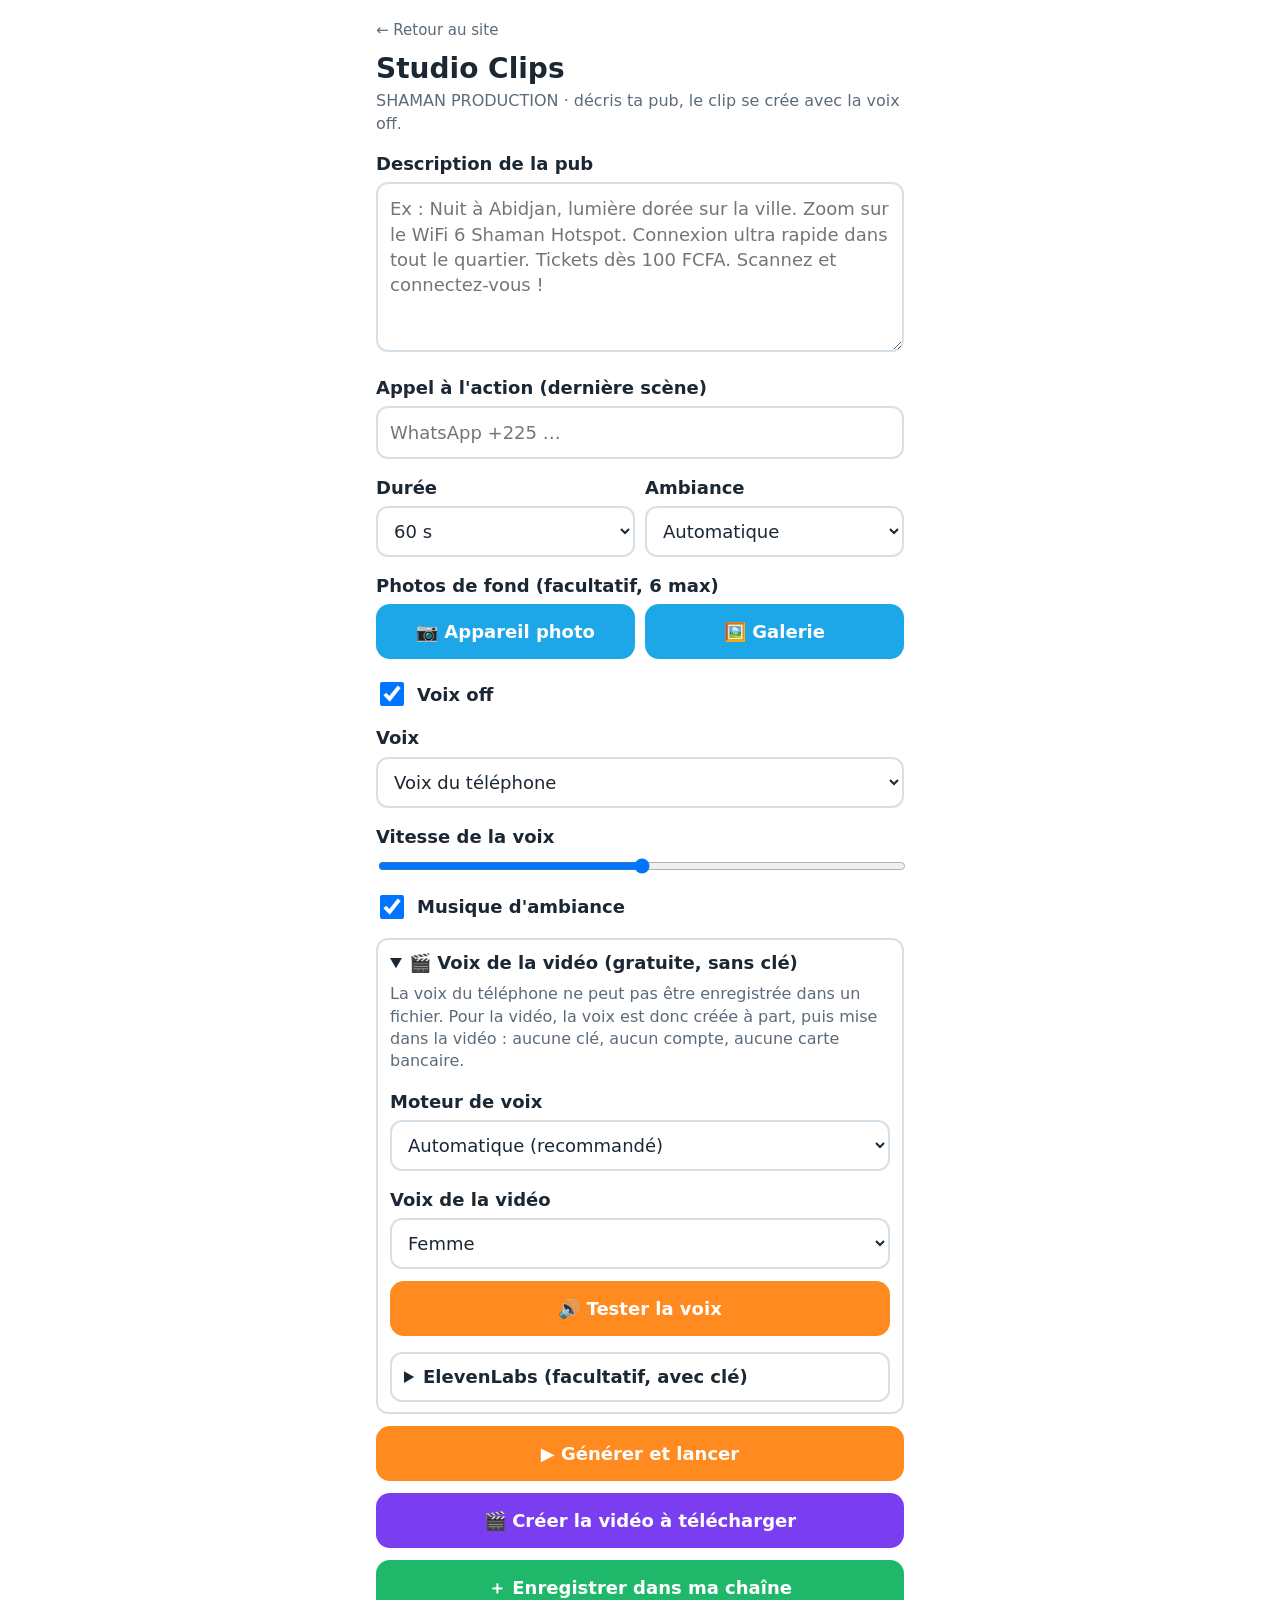
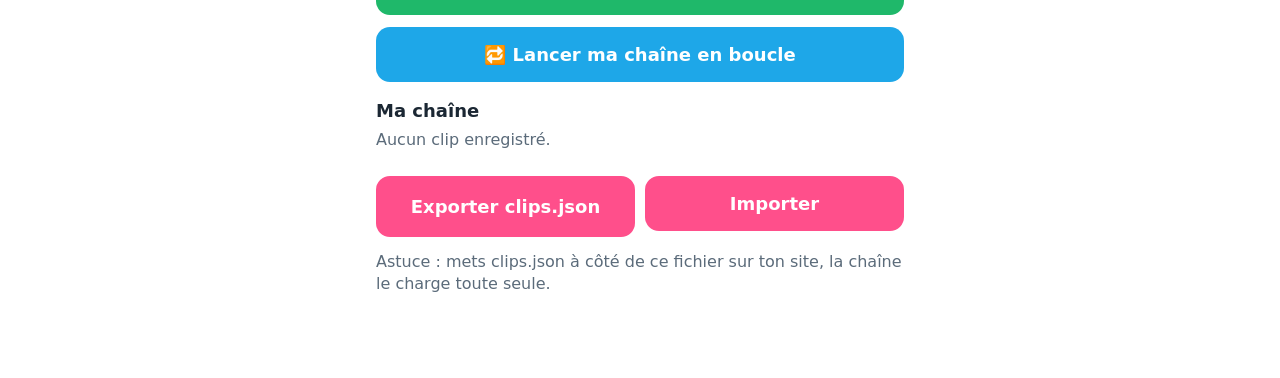
<file: studio-clips.html>
<!DOCTYPE html><html lang="fr"><head><meta charset="utf-8"><meta name="viewport" content="width=device-width,initial-scale=1,viewport-fit=cover"><title>Studio Clips – SHAMAN PRODUCTION</title>
<style>
:root{--b:#1ea7e8;--o:#ff8a1f;--v:#1fb86a;--r:#ff4f8b;--t:#1b2733}
*{box-sizing:border-box;-webkit-tap-highlight-color:transparent}
body{margin:0;background:#fff;color:var(--t);font:18px/1.4 system-ui,sans-serif}
main{max-width:560px;margin:auto;padding:16px 16px 70px}
h1{font-size:28px;margin:8px 0 2px}.s{margin:0 0 12px;color:#5b6b7a;font-size:16px}
label{display:block;font-weight:700;margin:16px 0 6px}
textarea,select,input[type=text],input[type=password]{width:100%;font:inherit;padding:12px;border:2px solid #d5e0e8;border-radius:12px;background:#fff;color:var(--t)}
textarea{min-height:170px}
.row{display:flex;gap:10px}.row>*{flex:1}
.chk{display:flex;align-items:center;gap:10px;font-weight:600;margin:12px 0 0}.chk input{width:24px;height:24px}
button,.bt{font:inherit;font-weight:700;border:0;border-radius:14px;padding:15px;color:#fff;width:100%;margin-top:12px;background:var(--b);text-align:center;display:block;cursor:pointer}
.o{background:var(--o)}.v{background:var(--v)}.r{background:var(--r)}
#th{display:flex;gap:8px;flex-wrap:wrap;margin-top:8px}#th img{width:64px;height:100px;object-fit:cover;border-radius:8px}
.it{display:flex;align-items:center;gap:12px;padding:12px;border:2px solid #e3ebf1;border-radius:12px;margin-top:8px}
.it b{flex:1;overflow:hidden;text-overflow:ellipsis;white-space:nowrap}.it span{color:#5b6b7a;font-size:14px}
.it a{font-size:22px;padding:4px 8px;cursor:pointer;color:var(--b)}.it a.d{color:var(--r)}
#pl{position:fixed;inset:0;background:#000;display:none;align-items:center;justify-content:center;z-index:9;touch-action:manipulation}
#cv{width:min(100vw,calc(100dvh*9/16));height:min(100dvh,calc(100vw*16/9));position:relative;z-index:1}
#ns{position:absolute;left:50%;top:50%;width:260px;height:260px;margin:-130px 0 0 -130px;z-index:0;pointer-events:none}
#xw{position:absolute;left:12px;right:12px;top:calc(env(safe-area-inset-top,0px) + 34px);margin-right:56px;color:#fff;font:600 14px system-ui,sans-serif;background:rgba(190,60,20,.9);border-radius:10px;padding:8px 10px;display:none;pointer-events:none;z-index:3}
#x{position:absolute;top:calc(env(safe-area-inset-top,0px) + 34px);right:12px;width:44px;height:44px;border-radius:50%;padding:0;margin:0;background:rgba(0,0,0,.45);font-size:20px}
a.bt{text-decoration:none}.p{background:#7a3df0}
details{margin-top:16px;border:2px solid #d5e0e8;border-radius:12px;padding:10px 12px}summary{font-weight:700;cursor:pointer}
#xo{position:fixed;inset:0;background:rgba(0,0,0,.72);display:none;align-items:center;justify-content:center;z-index:20;padding:20px}
#xo .bx{background:#fff;border-radius:18px;padding:20px;width:100%;max-width:420px}#xt{font-weight:700;margin:0 0 6px;white-space:pre-line}
#xi{position:absolute;left:12px;right:12px;bottom:calc(env(safe-area-inset-bottom,0px) + 14px);text-align:center;color:#fff;font:600 15px system-ui,sans-serif;background:rgba(0,0,0,.55);border-radius:10px;padding:8px;display:none;pointer-events:none}
</style></head><body><main>
<a href="./" style="display:inline-block;color:#5b6b7a;font-size:15px;text-decoration:none;margin-top:4px">← Retour au site</a>
<h1>Studio Clips</h1>
<p class="s">SHAMAN PRODUCTION · décris ta pub, le clip se crée avec la voix off.</p>
<label for="tx">Description de la pub</label>
<textarea id="tx" placeholder="Ex : Nuit à Abidjan, lumière dorée sur la ville. Zoom sur le WiFi 6 Shaman Hotspot. Connexion ultra rapide dans tout le quartier. Tickets dès 100 FCFA. Scannez et connectez-vous !"></textarea>
<label for="ct">Appel à l'action (dernière scène)</label>
<input type="text" id="ct" placeholder="WhatsApp +225 …">
<div class="row"><div><label for="du">Durée</label><select id="du"><option value="60">60 s</option><option value="90">90 s</option><option value="120">2 min</option></select></div>
<div><label for="am">Ambiance</label><select id="am"><option value="auto">Automatique</option><option value="dore">Dorée chaude</option><option value="neon">Néon nuit</option><option value="aqua">Aqua fraîche</option><option value="luxe">Luxe noir et or</option><option value="fete">Fête rose</option></select></div></div>
<label>Photos de fond (facultatif, 6 max)</label>
<div class="row"><label class="bt" style="margin:0">📷 Appareil photo<input type="file" accept="image/*" capture="environment" hidden onchange="pic(event)"></label>
<label class="bt" style="margin:0">🖼️ Galerie<input type="file" accept="image/*" multiple hidden onchange="pic(event)"></label></div>
<div id="th"></div>
<label class="chk"><input type="checkbox" id="vc" checked> Voix off</label>
<label for="vo">Voix</label><select id="vo"></select>
<label for="rt">Vitesse de la voix</label><input type="range" id="rt" min="0.7" max="1.2" step="0.05" value="0.95" style="width:100%">
<label class="chk"><input type="checkbox" id="mu" checked> Musique d'ambiance</label>
<details open><summary>🎬 Voix de la vidéo (gratuite, sans clé)</summary>
<p class="s" style="margin-top:8px">La voix du téléphone ne peut pas être enregistrée dans un fichier. Pour la vidéo, la voix est donc créée à part, puis mise dans la vidéo : aucune clé, aucun compte, aucune carte bancaire.</p>
<label for="eng">Moteur de voix</label><select id="eng" onchange="csv()"><option value="auto">Automatique (recommandé)</option><option value="web">En ligne (service gratuit, peut être refusé)</option><option value="loc">Sur le téléphone (≈ 60 Mo la 1re fois, ensuite sans internet)</option><option value="el">ElevenLabs (avec clé)</option></select>
<label for="fv">Voix de la vidéo</label><select id="fv" onchange="csv()"><option value="f">Femme</option><option value="h">Homme</option></select>
<button class="o" onclick="tv()">🔊 Tester la voix</button>
<details><summary>ElevenLabs (facultatif, avec clé)</summary>
<p class="s" style="margin-top:8px">Seulement si tu choisis « ElevenLabs » plus haut. La clé reste sur ce téléphone. Le plan gratuit est réservé à un usage non commercial.</p>
<label for="ek">Clé API ElevenLabs</label><input type="password" id="ek" autocomplete="off" oninput="csv()" placeholder="Colle ta clé ici">
<label for="ev">Voix</label><select id="ev" onchange="csv()"><option value="JBFqnCBsd6RMkjVDRZzb">George (homme)</option><option value="EXAVITQu4vr4xnSDxMzb">Sarah (femme)</option><option value="pNInz6obpgDQGcFmaJgB">Adam (homme grave)</option><option value="21m00Tcm4TlvDq8ikWAM">Rachel (femme)</option></select>
<label for="evc">ID de voix personnalisé (facultatif)</label><input type="text" id="evc" oninput="csv()" placeholder="ID d'une voix de ta bibliothèque">
<label for="em">Qualité</label><select id="em" onchange="csv()"><option value="eleven_flash_v2_5">Économique (Flash v2.5)</option><option value="eleven_multilingual_v2">Meilleure qualité (Multilingual v2)</option></select>
</details>
</details>
<button class="o" onclick="go()">▶ Générer et lancer</button>
<button class="p" onclick="xm()">🎬 Créer la vidéo à télécharger</button>
<button class="v" onclick="sv()">＋ Enregistrer dans ma chaîne</button>
<button onclick="chan()">🔁 Lancer ma chaîne en boucle</button>
<label>Ma chaîne</label><div id="lb"></div>
<div class="row"><button class="r" onclick="ex()">Exporter clips.json</button><label class="bt r" style="margin-top:12px">Importer<input type="file" accept=".json" hidden onchange="im(event)"></label></div>
<p class="s" style="margin-top:14px">Astuce : mets clips.json à côté de ce fichier sur ton site, la chaîne le charge toute seule.</p>
</main>
<div id="pl"><video id="ns" muted loop playsinline webkit-playsinline ><source src="[data-uri]" type="video/webm"><source src="[data-uri]" type="video/mp4"></video><canvas id="cv"></canvas><div id="xi"></div><div id="xw"></div><button id="x" onclick="stop()">✕</button></div>
<div id="xo"><div class="bx"><p id="xt"></p><div id="xb"></div></div></div>

<script>
const $=i=>document.getElementById(i),W=540,H=960,cv=$('cv'),cx=cv.getContext('2d');cv.width=W;cv.height=H;
const PAL={dore:['#1a0e04','#f5a623','#ffd98a','#ff7a1a'],neon:['#07041a','#00e5ff','#ff2bd6','#7a5cff'],aqua:['#021a24','#17b8d8','#9be7ff','#2ee59d'],luxe:['#0a0a0a','#d4af37','#f5e6b0','#8c6d1f'],fete:['#25062a','#ff4f9a','#ffb03a','#6ee7ff']};
const KW={neon:/n[ée]on|nuit|soir|club|disco|dj/i,aqua:/mer|eau|plage|frais|piscine|wifi|internet|connexion/i,luxe:/luxe|premium|[ée]l[ée]gan|vip|chic/i,fete:/f[êe]te|danse|anniv|mariage|concert|cadeau|promo|solde/i};
const auto=t=>{for(const k in KW)if(KW[k].test(t))return k;return'dore'};
const CAMS=['zin','panL','zout','panR','tilt','orb'];
const camOf=(t,i)=>/zoom/i.test(t)?'zin':/gauche|panoram/i.test(t)?'panL':/droite/i.test(t)?'panR':/drone|ciel|haut/i.test(t)?'tilt':/tourne|orbit|360/i.test(t)?'orb':CAMS[i%6];
let IM=[],voices=[],PL=[],ci=0,clip,idx=0,el=0,paused=0,playing=0,last=0,vt=0,vb=0,vdl=0,vg=-1,ac,mg,au,wk,vsrc,md,vgn,wb=0,XG=0,XC=0,XB=0,XX=0,RC,CH=[],XS=0,XT=0,XU,XF,xl=0;
/* ---------- voix ---------- */
function lv(){voices=speechSynthesis.getVoices().sort((a,b)=>/^fr/i.test(b.lang)-/^fr/i.test(a.lang));$('vo').innerHTML=voices.map(v=>`<option value="${v.name}">${v.name} (${v.lang})</option>`).join('')||'<option value="">Voix du téléphone</option>'}
try{speechSynthesis.onvoiceschanged=lv;lv()}catch(e){}
/* vt = jeton de la voix en cours · vb = la voix parle encore · vdl = délai max (sécurité) · vg = phrase en cours de lecture */
function stopV(){vt++;vb=0;if(vsrc){try{vsrc.onended=null;vsrc.stop()}catch(e){}vsrc=null}try{speechSynthesis.cancel()}catch(e){}if(au){au.onended=null;au.onerror=null;au.pause();au=null}}
/* découpe une phrase en morceaux courts (sans couper les mots) : évite l'arrêt automatique des voix après ~15 s */
function cut(t,m){const o=[];let l='';t.replace(/\s+/g,' ').trim().split(/(?<=[,;:.!?…])\s+/).forEach(s=>{if(l&&(l+' '+s).length>m){o.push(l);l=''}l=l?l+' '+s:s;while(l.length>m){let i=l.lastIndexOf(' ',m);if(i<1)i=m;o.push(l.slice(0,i));l=l.slice(i).trim()}});if(l)o.push(l);return o}
/* voix de secours : tous les morceaux sont enchaînés (avant, la phrase était tronquée à 190 caractères) */
function fb(t,my){try{speechSynthesis.cancel()}catch(e){}const P=cut(t,180);let i=0;
const nxt=()=>{if(my!==vt)return;if(i>=P.length){vb=0;return}au=new Audio('https://translate.google.com/translate_tts?ie=UTF-8&client=tw-ob&tl=fr&q='+encodeURIComponent(P[i++]));au.onended=nxt;au.onerror=()=>{if(my===vt)vb=0};au.play().catch(()=>{if(my===vt)vb=0})};nxt()}
/* lit une phrase entière, d'une seule traite, sans jamais la couper au changement de scène */
function say(t){stopV();if(!t||!clip.voice)return;const my=vt;
if(clip.vbuf){const b=clip.vbuf[t];if(!b)return;vb=1;vdl=performance.now()+b.duration*1000/(clip.pr||1)+1500;const n=ac.createBufferSource();n.buffer=b;n.playbackRate.value=clip.pr||1;n.connect(vgn);n.onended=()=>{if(my===vt)vb=0};vsrc=n;n.start();return}
const P=cut(t,170);vb=1;vdl=performance.now()+t.split(' ').length*550/clip.rate+3500;
try{const v=voices.find(v=>v.name===clip.vname);let ok=0;
P.forEach((x,i)=>{const u=new SpeechSynthesisUtterance(x);u.lang=v?v.lang:'fr-FR';if(v)u.voice=v;u.rate=clip.rate;u.onstart=()=>{if(my===vt)ok=1};
if(i===P.length-1){u.onend=()=>{if(my===vt)vb=0};u.onerror=e=>{if(my===vt&&e.error!=='canceled'&&e.error!=='interrupted')vb=0}}
speechSynthesis.speak(u)});
setTimeout(()=>{if(!ok&&my===vt&&!paused&&vb)fb(t,my)},2500)}catch(e){fb(t,my)}}
/* ---------- musique ---------- */
function music(){if(ac){ac.resume();return}try{ac=new(window.AudioContext||window.webkitAudioContext)();mg=ac.createGain();mg.gain.value=.07;mg.connect(ac.destination);md=ac.createMediaStreamDestination();mg.connect(md);vgn=ac.createGain();vgn.connect(ac.destination);vgn.connect(md);
const b=ac.createOscillator(),bg=ac.createGain();b.frequency.value=110;bg.gain.value=.35;b.connect(bg);bg.connect(mg);b.start();
const sc=[0,3,7,10,12,15].map(n=>220*Math.pow(2,n/12));
setInterval(()=>{if(paused||!playing||!clip||!clip.music)return;const o=ac.createOscillator(),g=ac.createGain(),n=ac.currentTime;o.type='triangle';o.frequency.value=sc[Math.random()*6|0]*(Math.random()<.3?2:1);g.gain.setValueAtTime(0,n);g.gain.linearRampToValueAtTime(.5,n+.05);g.gain.exponentialRampToValueAtTime(.001,n+1.6);o.connect(g);g.connect(mg);o.start();o.stop(n+1.7)},420)}catch(e){}}
/* ---------- génération des scènes ---------- */
function build(){const txt=$('tx').value.trim();if(!txt){alert("Écris d'abord la description du clip.");return}
const dur=+$('du').value,amb=$('am').value==='auto'?auto(txt):$('am').value,cta=$('ct').value.trim();
const ss=txt.replace(/\s+/g,' ').split(/(?<=[.!?;…])\s+/).filter(Boolean),cn=ss.length*9<dur?6:99,P=[];
ss.forEach(s=>{const w=s.split(' ');for(let k=0;k<w.length;k+=cn)P.push({text:w.slice(k,k+cn).join(' '),say:k?'':s})});
if(cta)P.push({text:cta,say:cta});
const e=P.map(p=>p.text.split(' ').length*.42+.9),k=Math.max(1,dur/e.reduce((a,b)=>a+b));
P.forEach((p,i)=>{p.d=e[i]*k;p.cam=camOf(p.text,i)});
return{title:txt.slice(0,40).replace(/[<>&"]/g,''),amb,scenes:P,imgs:IM.slice(),voice:$('vc').checked,vname:$('vo').value,rate:+$('rt').value,music:$('mu').checked}}
/* ---------- rendu ---------- */
function cam(c,p){const e=p*p*(3-2*p);switch(c){case'zin':return[1+.3*e,0,0,0];case'zout':return[1.3-.3*e,0,0,0];case'panL':return[1.25,(.5-e)*.1*W,0,0];case'panR':return[1.25,(e-.5)*.1*W,0,0];case'tilt':return[1.25,0,(.5-e)*.08*H,0];default:return[1.3,0,0,(e-.5)*.05]}}
function bg(i,tm,P){const a=P[1+i%3],b=P[1+(i+1)%3],gx=W*(.5+.3*Math.sin(tm*.4+i*2)),gy=H*(.35+.15*Math.cos(tm*.3+i)),g=cx.createRadialGradient(gx,gy,20,gx,gy,H*.9);
g.addColorStop(0,a+'cc');g.addColorStop(.5,b+'55');g.addColorStop(1,P[0]);cx.fillStyle=P[0];cx.fillRect(0,0,W,H);cx.fillStyle=g;cx.fillRect(0,0,W,H)}
function light(i,tm,P){cx.globalCompositeOperation='lighter';const A=clip.amb;
if(A==='dore'||A==='luxe')for(let k=0;k<5;k++){cx.save();cx.translate(W*.9,-40);cx.rotate(.1+k*.2+Math.sin(tm*.5+k)*.06);const g=cx.createLinearGradient(0,0,0,H*1.2);g.addColorStop(0,P[2]+'55');g.addColorStop(1,P[2]+'00');cx.fillStyle=g;cx.fillRect(-26-k*6,0,52+k*12,H*1.3);cx.restore()}
if(A==='neon')for(let k=0;k<3;k++){const y=H*(.2+.3*k)+Math.sin(tm+k)*30,g=cx.createLinearGradient(0,y-60,0,y+60),c=P[1+k%3];g.addColorStop(0,c+'00');g.addColorStop(.5,c+'66');g.addColorStop(1,c+'00');cx.fillStyle=g;cx.fillRect(0,y-60,W,120)}
for(let k=0;k<22;k++){const sd=k*7.31+i*3.1,x=(Math.sin(sd)*.5+.5)*W+Math.sin(tm*.4+sd)*30,y=H+40-((tm*(.02+(k%5)*.012)*H+k*97)%(H+80)),r=14+(k%6)*9,c=P[1+k%3],g=cx.createRadialGradient(x,y,0,x,y,r);g.addColorStop(0,c+'88');g.addColorStop(1,c+'00');cx.fillStyle=g;cx.beginPath();cx.arc(x,y,r,0,7);cx.fill()}}
function wrap(t,mw){const L=[];let l='';t.split(' ').forEach(x=>{const n=l?l+' '+x:x;if(cx.measureText(n).width>mw&&l){L.push(l);l=x}else l=n});L.push(l);return L}
function draw(){const s=clip.scenes[idx],p=Math.min(1,el/(s.d*1000)),P=PAL[clip.amb]||PAL.dore,tm=el/1000+idx*5,[c,x,y,r]=cam(s.cam,p);
cx.setTransform(1,0,0,1,0,0);cx.globalAlpha=1;cx.globalCompositeOperation='source-over';
cx.save();cx.translate(W/2+x,H/2+y);cx.rotate(r);cx.scale(c,c);cx.translate(-W/2,-H/2);
const m=clip.im&&clip.im.length?clip.im[idx%clip.im.length]:0;
if(m&&m.complete&&m.naturalWidth){const q=Math.max(W/m.width,H/m.height);cx.drawImage(m,(W-m.width*q)/2,(H-m.height*q)/2,m.width*q,m.height*q);cx.fillStyle='rgba(0,0,0,.3)';cx.fillRect(0,0,W,H)}else bg(idx,tm,P);
light(idx,tm,P);cx.restore();cx.globalCompositeOperation='source-over';
const v=cx.createRadialGradient(W/2,H/2,H*.3,W/2,H/2,H*.75);v.addColorStop(0,'rgba(0,0,0,0)');v.addColorStop(1,'rgba(0,0,0,.6)');cx.fillStyle=v;cx.fillRect(0,0,W,H);
let fs,L;for(fs of[42,34,28]){cx.font=`900 ${fs}px "Arial Black",Impact,system-ui,sans-serif`;L=wrap(s.text,W-80);if(L.length<=6)break}
const lh=fs*1.3,y0=H*.66-L.length*lh/2,N=s.text.split(' ').length;let n=0;cx.textBaseline='middle';cx.textAlign='left';
cx.fillStyle=P[1];cx.fillRect(W/2-30,y0-lh,60,6);
L.forEach((ln,li)=>{let px=(W-cx.measureText(ln).width)/2;ln.split(' ').forEach(w=>{const a=Math.max(0,Math.min(1,p/.6*N-n++));if(a>0){cx.globalAlpha=a;cx.fillStyle='#fff';cx.shadowColor='rgba(0,0,0,.75)';cx.shadowBlur=14;cx.fillText(w,px,y0+li*lh+(1-a)*18)}px+=cx.measureText(w+' ').width})});
cx.globalAlpha=1;cx.shadowBlur=0;
cx.font='700 18px system-ui,sans-serif';cx.fillStyle='rgba(255,255,255,.85)';cx.fillText('SHAMAN PRODUCTION',20,64);
const T=clip.scenes.length,bw=(W-40)/T;for(let k=0;k<T;k++){cx.fillStyle='rgba(255,255,255,.3)';cx.fillRect(20+k*bw,28,bw-4,4);cx.fillStyle='#fff';cx.fillRect(20+k*bw,28,(bw-4)*(k<idx?1:k===idx?p:0),4)}
cx.fillStyle='#000';cx.globalAlpha=Math.max(0,1-el/350);cx.fillRect(0,0,W,H);cx.globalAlpha=1;
if(paused){cx.fillStyle='rgba(0,0,0,.4)';cx.fillRect(0,0,W,H);cx.fillStyle='#fff';cx.fillRect(W/2-34,H/2-48,22,96);cx.fillRect(W/2+12,H/2-48,22,96)}}
/* ---------- lecture ---------- */
function norm(c){if(c.nm)return;c.nm=1;let g=-1,t='';c.scenes.forEach(s=>{if(s.say||g<0){g++;t=s.say||''}s.g=g;s.gt=t});c.scenes.forEach((s,i,a)=>{s.ge=!a[i+1]||a[i+1].g!==s.g})}
/* la voix ne redémarre que si on change de phrase (ou si on force) : elle continue d'un morceau de scène à l'autre */
function sc(i,f){const s=clip.scenes[i];idx=i;el=0;if(f||s.g!==vg){vg=s.g;say(s.gt)}}
function ld(i){clip=PL[i];norm(clip);vg=-1;if(!clip.im)clip.im=(clip.imgs||[]).map(u=>{const m=new Image();m.src=u;return m});sc(0)}
function nx(){if(idx<clip.scenes.length-1)sc(idx+1);else if(XG)xend();else{ci=(ci+1)%PL.length;ld(ci)}}
function pv(){if(el>2000||idx===0)sc(idx,1);else sc(idx-1)}
function tg(){paused=!paused;if(paused){stopV();ac&&ac.suspend()}else{say(clip.scenes[idx].gt);ac&&ac.resume()}}
function fr(ts){if(!playing)return;const dt=Math.min(XG?250:100,ts-last);last=ts;if(!paused){el+=dt;const s=clip.scenes[idx];if(el>=s.d*1000&&!(s.ge&&vb&&performance.now()<vdl))nx()}draw();if(XG&&ts-xl>400){xl=ts;$('xi').textContent='⏺ Enregistrement '+Math.round((performance.now()-XS)/1000)+' / '+Math.round(XT)+' s · garde cette page ouverte'}requestAnimationFrame(fr)}
/* anti-veille : API Wake Lock + reprise automatique + vidéo muette de secours (navigateurs sans Wake Lock, applis intégrées, économiseur de batterie) */
function ns(on){const v=$('ns');if(!v)return;try{if(on){v.muted=true;const q=v.play();q&&q.catch&&q.catch(()=>{})}else v.pause()}catch(e){}}
async function wl(){if(wb||(wk&&!wk.released))return;wb=1;try{wk=await navigator.wakeLock.request('screen');wk.addEventListener('release',()=>{wk=null;if(playing&&!document.hidden)setTimeout(wl,300)})}catch(e){wk=null}wb=0}
function inApp(){const u=navigator.userAgent;return /; wv\)|FBAN|FBAV|Instagram|Snapchat|MicroMessenger|Line\//i.test(u)||(/iPhone|iPad|iPod/.test(u)&&!/Safari/.test(u))}
/* si le navigateur n'a pas accepté de verrouiller l'écran, on le dit clairement au lieu d'échouer en silence */
function wchk(){const w=$('xw');if(!playing||wk||!w)return;w.textContent=inApp()?"⚠️ Aperçu intégré détecté : l'écran peut s'éteindre. Ouvre cette page avec Chrome.":"⚠️ Ce navigateur n'a pas confirmé le maintien de l'écran allumé. Ouvre la page avec Chrome, ou règle la mise en veille du téléphone sur 10 minutes ou plus.";w.style.display='block';setTimeout(()=>{w.style.display='none'},10000)}
setInterval(()=>{if(playing&&!document.hidden){wl();const v=$('ns');if(v&&v.paused)ns(1)}},3000);
function play(list){PL=list;ci=0;paused=0;$('pl').style.display='flex';music();ld(0);last=performance.now();if(!playing){playing=1;requestAnimationFrame(fr)}wl();ns(1);setTimeout(wchk,1800)}
function stop(){if(XG){XC=1;try{RC&&RC.state!=='inactive'&&RC.stop()}catch(e){}}playing=0;stopV();ac&&ac.suspend();$('pl').style.display='none';$('xi').style.display='none';$('xw').style.display='none';try{wk&&wk.release()}catch(e){}wk=null;ns(0)}
$('pl').addEventListener('pointerup',e=>{if(XG||e.target.id==='x')return;if(!wk)wl();const r=cv.getBoundingClientRect(),x=(e.clientX-r.left)/r.width;x<.33?pv():x>.67?nx():tg()});
addEventListener('keydown',e=>{if(!playing)return;if(XG){if(e.key==='Escape')stop();return}if(e.key==='ArrowRight')nx();else if(e.key==='ArrowLeft')pv();else if(e.key===' ')tg();else if(e.key==='Escape')stop()});
document.addEventListener('visibilitychange',()=>{if(XG&&document.hidden)XB=1;if(playing&&!document.hidden){wl();ns(1)}});
/* ---------- interface ---------- */
function go(){const c=build();if(c){music();play([c])}}
function pic(e){[...e.target.files].slice(0,6-IM.length).forEach(f=>{const r=new FileReader();r.onload=()=>{const i=new Image();i.onload=()=>{const c=document.createElement('canvas'),s=Math.min(1,540/i.width);c.width=i.width*s;c.height=i.height*s;c.getContext('2d').drawImage(i,0,0,c.width,c.height);IM.push(c.toDataURL('image/jpeg',.6));th()};i.src=r.result};r.readAsDataURL(f)});e.target.value=''}
function th(){$('th').innerHTML=IM.map((u,i)=>`<img src="${u}" onclick="IM.splice(${i},1);th()">`).join('')}
const K='shamanClips',lib=()=>{try{return JSON.parse(localStorage[K]||'[]')}catch(e){return[]}};
function put(l){try{localStorage[K]=JSON.stringify(l);rl();return 1}catch(e){alert('Mémoire pleine : supprime un clip ou enlève des photos.')}}
function sv(){const c=build();if(c){const l=lib();l.push(c);put(l)}}
function rl(){$('lb').innerHTML=lib().map((c,i)=>`<div class="it"><b>${c.title}</b><span>${c.scenes.length} scènes</span><a onclick="music();play([lib()[${i}]])">▶</a><a onclick="xp(${i})">⬇</a><a class="d" onclick="del(${i})">✕</a></div>`).join('')||'<p class="s">Aucun clip enregistré.</p>'}
function del(i){const l=lib();l.splice(i,1);put(l)}
async function chan(){music();let l=lib();try{const r=await fetch('clips.json',{cache:'no-store'});if(r.ok)l=(await r.json()).concat(l)}catch(e){}if(!l.length){alert("Aucun clip : génère puis enregistre d'abord.");return}play(l)}
function ex(){const a=document.createElement('a');a.href=URL.createObjectURL(new Blob([JSON.stringify(lib())],{type:'application/json'}));a.download='clips.json';a.click()}
function im(e){const f=e.target.files[0];if(!f)return;const r=new FileReader();r.onload=()=>{try{put(lib().concat(JSON.parse(r.result)))}catch(x){alert('Fichier invalide.')}};r.readAsText(f);e.target.value=''}
/* ---------- export vidéo (image + musique + voix off dans un seul fichier) ---------- */
const MT=['video/mp4;codecs=avc1.42E01E,mp4a.40.2','video/mp4;codecs=avc1,mp4a.40.2','video/webm;codecs=vp9,opus','video/webm;codecs=vp8,opus','video/webm'];
function raw(){try{return JSON.parse(localStorage.shamanEL||'{}')}catch(e){return{}}}
function cfg(){const o=raw();try{o.e=$('eng').value;o.g=$('fv').value}catch(e){}return o}
function csv(){try{localStorage.shamanEL=JSON.stringify({k:$('ek').value.trim(),v:$('ev').value,c:$('evc').value.trim(),m:$('em').value,e:$('eng').value,g:$('fv').value})}catch(e){}}
function cl(){const c=raw();if(c.k)$('ek').value=c.k;if(c.v)$('ev').value=c.v;if(c.c)$('evc').value=c.c;if(c.m)$('em').value=c.m;if(c.e)$('eng').value=c.e;if(c.g)$('fv').value=c.g}
const idb=()=>new Promise((ok,ko)=>{const r=indexedDB.open('shamanVoix',1);r.onupgradeneeded=()=>r.result.createObjectStore('a');r.onsuccess=()=>ok(r.result);r.onerror=()=>ko(r.error)});
async function cg(k){try{const d=await idb();return await new Promise(ok=>{const q=d.transaction('a').objectStore('a').get(k);q.onsuccess=()=>ok(q.result);q.onerror=()=>ok()})}catch(e){}}
async function cs(k,v){try{const d=await idb();d.transaction('a','readwrite').objectStore('a').put(v,k)}catch(e){}}
const dec=ab=>new Promise((ok,ko)=>{const q=ac.decodeAudioData(ab,ok,ko);q&&q.catch&&q.catch(ko)});
async function tts(t,k,v,m,rate){
 let r;try{r=await fetch('https://api.elevenlabs.io/v1/text-to-speech/'+encodeURIComponent(v)+'?output_format=mp3_44100_128',{method:'POST',headers:{'xi-api-key':k,'Content-Type':'application/json',Accept:'audio/mpeg'},body:JSON.stringify(Object.assign({text:t,model_id:m,voice_settings:{stability:.5,similarity_boost:.75,speed:Math.min(1.2,Math.max(.7,rate||1))}},/flash|turbo/.test(m)?{language_code:'fr'}:{}))})}catch(e){throw new Error('connexion impossible avec ElevenLabs')}
 if(!r.ok){let d='';try{d=(await r.text()).slice(0,140)}catch(e){}throw new Error(r.status===401?'clé refusée par ElevenLabs':r.status===402||r.status===429?'crédits épuisés ou trop de demandes':r.status===404?'voix introuvable (vérifie l\'ID)':r.status+' '+d)}
 return r.arrayBuffer()}
function xo(m,h){$('xt').textContent=m||'';$('xb').innerHTML=h||'';$('xo').style.display=m?'flex':'none'}
const xcl='<button class="r" onclick="XC=1">Annuler</button>',xfm='<button class="r" onclick="xh()">Fermer</button>';
/* ---------- voix gratuites, sans clé : chaque phrase devient un fichier audio WAV ---------- */
const ft=(u,o,ms)=>{const c=new AbortController(),t=setTimeout(()=>c.abort(),ms||20000);return fetch(u,Object.assign({signal:c.signal},o||{})).finally(()=>clearTimeout(t))};
/* PCM (Float32, mono) -> fichier WAV 16 bits, volume remis à un bon niveau */
function wav(ch,sr){const n=ch.length;let mx=0;for(let i=0;i<n;i++){const a=Math.abs(ch[i]);if(a>mx)mx=a}const k=Math.min(3,.92/(mx||1)),
 b=new ArrayBuffer(44+n*2),d=new DataView(b),w=(o,t)=>{for(let i=0;i<t.length;i++)d.setUint8(o+i,t.charCodeAt(i))};
 w(0,'RIFF');d.setUint32(4,36+n*2,true);w(8,'WAVEfmt ');d.setUint32(16,16,true);d.setUint16(20,1,true);d.setUint16(22,1,true);d.setUint32(24,sr,true);d.setUint32(28,sr*2,true);d.setUint16(32,2,true);d.setUint16(34,16,true);w(36,'data');d.setUint32(40,n*2,true);
 for(let i=0;i<n;i++){const v=Math.max(-1,Math.min(1,ch[i]*k));d.setInt16(44+i*2,v<0?v*32768:v*32767,true)}return b}
/* voix en ligne (Céline / Mathieu) : petits fichiers, aucune clé */
let WEBDEAD=0;
async function webVoice(t,h){
 if(WEBDEAD)throw new Error('service gratuit fermé (401) : utilise « Sur le téléphone »');
 const P=cut(t,200),B=[];
 for(const p of P){
  const u='https://api.streamelements.com/kappa/v2/speech?voice='+(h==='h'?'Mathieu':'Celine')+'&text='+encodeURIComponent(p);let r,tr=0;
  for(;;){try{r=await ft(u,{},20000)}catch(e){throw new Error('connexion impossible')}if((r.status===429||r.status>=500)&&tr++<2){await new Promise(o=>setTimeout(o,1200*tr));continue}break}
  if(r.status===401||r.status===403){WEBDEAD=1;throw new Error('service gratuit fermé ('+r.status+') : utilise « Sur le téléphone »')}
  if(!r.ok)throw new Error('refusée ('+r.status+')');
  const a=await r.arrayBuffer();if(a.byteLength<800)throw new Error('réponse vide');
  try{B.push(await dec(a))}catch(e){throw new Error('audio illisible')}}
 if(B.length===1)return wav(B[0].getChannelData(0),B[0].sampleRate);
 const sr=B[0].sampleRate,gap=Math.round(sr*.15),o=new Float32Array(B.reduce((s,x)=>s+x.length,0)+gap*(B.length-1));let k=0;
 B.forEach(x=>{o.set(x.getChannelData(0),k);k+=x.length+gap});return wav(o,sr)}
/* voix sur le téléphone (Piper) : téléchargée une seule fois, gardée en mémoire, ensuite sans internet */
let PW;const PV={f:'fr_FR-siwis-medium',h:'fr_FR-gilles-low'},PIPER='https://cdn.jsdelivr.net/npm/@mintplex-labs/piper-tts-web@1/+esm';
/* CORRECTIF : Piper demande ses fichiers « onnxruntime » à une adresse figée (cdnjs, v1.18.0) qui ne correspond pas à la version réellement chargée
   -> « Failed to fetch dynamically imported module …/ort-wasm-simd-threaded.mjs » + « no available backend found ».
   On lit la vraie version utilisée par Piper et on force les bons fichiers (même version, même CDN). */
async function fixOrt(){
 try{
  const src=await (await ft(PIPER,{},20000)).text();
  const m=src.match(/\/npm\/onnxruntime-web@([0-9][\w.\-]*)([^"'\s]*)/);if(!m)return;
  const base='https://cdn.jsdelivr.net/npm/onnxruntime-web@'+m[1]+'/dist/';
  const mod=await import('https://cdn.jsdelivr.net'+m[0]),O=mod&&mod.env?mod:(mod&&mod.default);
  if(!O||!O.env||!O.env.wasm)return;
  const w=O.env.wasm;try{w.numThreads=1;w.proxy=false}catch(e){}
  try{Object.defineProperty(w,'wasmPaths',{configurable:true,get:()=>base,set:()=>{}})}catch(e){try{w.wasmPaths=base}catch(_){}}
 }catch(e){}
}
async function locVoice(t,h,prog){
 if(!PW)PW=(async()=>{await fixOrt();return import(PIPER)})().catch(()=>{PW=0;throw new Error('moteur introuvable (internet nécessaire la 1re fois)')});
 const m=await PW,T=m.predict?m:m.default,id=PV[h]||PV.f;let st=[];
 try{st=await T.stored()}catch(e){}
 if(!st.includes(id)&&T.download){
  if(!confirm('La voix sur le téléphone doit être téléchargée une seule fois (≈ 60 Mo). Continuer ?'))throw new Error('téléchargement annulé');
  await T.download(id,p=>{try{if(p&&p.total)prog&&prog(Math.round(p.loaded*100/p.total))}catch(e){}})}
 const o=await T.predict({text:t,voiceId:id});return o.arrayBuffer()}
const EN={web:'en ligne',loc:'sur le téléphone',el:'ElevenLabs'},DEF_V='JBFqnCBsd6RMkjVDRZzb',DEF_M='eleven_flash_v2_5';
const ck=(e,t,g,r)=>e==='el'?'el|'+(g.m||DEF_M)+'|'+(g.c||g.v||DEF_V)+'|'+r+'|'+t:e+'|'+(g.g||'f')+'|'+t;
const order=g=>{const e=g.e||'auto';return e==='auto'?['web','loc']:[e]};
const gen=(e,t,g,rate,prog)=>e==='web'?webVoice(t,g.g):e==='loc'?locVoice(t,g.g,prog):tts(t,g.k,g.c||g.v||DEF_V,g.m||DEF_M,rate);
const prX=(e,rate)=>e==='el'?1:Math.min(1.25,Math.max(.75,rate/.95));
const dlm=p=>xo('Téléchargement de la voix (une seule fois) : '+p+' %',xcl);
/* prépare la voix : un fichier audio par phrase (réutilisé si déjà généré). Si un moteur échoue, on essaie le suivant pour TOUTE la vidéo (une seule voix du début à la fin) */
async function xv(x){
 const g=cfg(),T=[...new Set(x.scenes.map(s=>s.gt).filter(Boolean))],errs=[];
 const no=m=>{if(!confirm(m+"\n\nCréer la vidéo SANS voix ?"))return 0;x.voice=false;x.vbuf=null;return 1};
 if(!T.length)return 1;
 for(const e of order(g)){
  if(XC)return 0;
  try{
   if(e==='el'&&!g.k)throw new Error('il manque la clé (section ElevenLabs)');
   const A={};for(const t of T)A[t]=await cg(ck(e,t,g,x.rate));
   const need=T.filter(t=>!A[t]);
   if(e==='el'&&need.length&&!confirm("La voix va être créée par ElevenLabs : environ "+need.reduce((a,t)=>a+t.length,0)+" caractères. Continuer ?"))return 0;
   let i=0;for(const t of need){if(XC)return 0;xo('Voix '+(++i)+' / '+need.length+' ('+EN[e]+')…',xcl);A[t]=await gen(e,t,g,x.rate,dlm);cs(ck(e,t,g,x.rate),A[t].slice(0))}
   xo('Préparation de la vidéo…',xcl);const V={};for(const t of T)V[t]=await dec(A[t].slice(0));
   x.vbuf=V;x.pr=prX(e,x.rate);return 1
  }catch(er){errs.push('• '+EN[e]+' : '+(er&&er.message||er))}}
 return no("La voix n'a pas pu être créée.\n"+errs.join('\n'))}
/* bouton « Tester la voix » */
async function tv(){
 music();if(!ac){alert("L'audio n'est pas disponible dans ce navigateur.");return}
 XC=0;const g=cfg(),t="Bonjour, voici la voix de ta vidéo SHAMAN PRODUCTION.",errs=[];try{await ac.resume()}catch(e){}
 for(const e of order(g)){
  try{xo('Test de la voix ('+EN[e]+')…',xcl);if(e==='el'&&!g.k)throw new Error('il manque la clé');
   const a=await gen(e,t,g,.95,dlm);if(XC){xo();return}
   const b=await dec(a.slice(0)),n=ac.createBufferSource(),p=prX(e,.95);n.buffer=b;n.playbackRate.value=p;n.connect(ac.destination);n.start();
   xo('🔊 Voix '+EN[e]+' : ça marche.',xfm);setTimeout(()=>{if(!playing&&!XG&&ac)ac.suspend()},b.duration*1000/p+600);return
  }catch(er){errs.push('• '+EN[e]+' : '+(er&&er.message||er))}}
 if(!playing&&ac)ac.suspend();xo("Aucune voix n'a marché.\n"+errs.join('\n'),xfm)}
async function xe(c){
 if(XG||!c)return;
 if(!window.MediaRecorder||!cv.captureStream){alert("Ce navigateur ne peut pas enregistrer de vidéo. Ouvre la page avec Chrome à jour.");return}
 music();if(!ac||!md){alert("L'audio n'est pas disponible dans ce navigateur.");return}
 XG=1;XC=0;XB=0;XX=0;
 try{
  norm(c);xo('Préparation de la vidéo…',xcl);
  const x=Object.assign({},c,{scenes:c.scenes.map(s=>Object.assign({},s)),vbuf:null});
  x.im=await Promise.all((c.imgs||[]).map(u=>new Promise(r=>{const m=new Image();m.onload=m.onerror=()=>r(m);m.src=u})));
  if(x.voice&&!(await xv(x)))XC=1;
  if(XC){XG=0;xo();return}
  /* chaque phrase dure au moins aussi longtemps que sa voix : elle ne peut plus être coupée */
  if(x.voice&&x.vbuf){const G={};x.scenes.forEach(s=>(G[s.g]=G[s.g]||[]).push(s));Object.values(G).forEach(a=>{const b=x.vbuf[a[0].gt];if(!b)return;const sum=a.reduce((t,s)=>t+s.d,0),need=b.duration/(x.pr||1)+.6;if(sum<need)a.forEach(s=>s.d*=need/sum)})}
  XT=x.scenes.reduce((t,s)=>t+s.d,0);
  const mime=MT.find(t=>MediaRecorder.isTypeSupported(t))||'',st=new MediaStream([...cv.captureStream(30).getVideoTracks(),...md.stream.getAudioTracks()]);
  let r;try{r=new MediaRecorder(st,mime?{mimeType:mime,videoBitsPerSecond:3e6,audioBitsPerSecond:128e3}:{})}catch(e){r=new MediaRecorder(st)}
  RC=r;CH=[];r.ondataavailable=e=>{if(e.data&&e.data.size)CH.push(e.data)};r.onstop=()=>fin(x);
  await ac.resume();xo();$('xi').style.display='block';XS=performance.now();r.start(1000);play([x])
 }catch(e){XG=0;try{stop()}catch(z){}xo("L'export a échoué : "+(e&&e.message||e),xfm)}}
function xend(){if(XX)return;XX=1;setTimeout(()=>{try{RC.stop()}catch(e){fin()}},700)}
function fin(x){
 const full=(RC&&RC.mimeType)||'video/webm',h264=/avc1|h264/i.test(full),t=full.split(';')[0],b=new Blob(CH,{type:t}),bad=XB,cn=XC;CH=[];XG=0;stop();
 if(cn)return;
 if(!b.size){xo("L'enregistrement a échoué (fichier vide).",xfm);return}
 const ext=/mp4/.test(t)&&h264?'mp4':/mp4/.test(t)?'mp4':'webm',sl=((x&&x.title)||'clip').normalize('NFD').replace(/[\u0300-\u036f]/g,'').replace(/[^a-z0-9]+/gi,'-').replace(/^-|-$/g,'').slice(0,30)||'clip',nm='shaman-'+sl+'.'+ext;
 if(XU)URL.revokeObjectURL(XU);XF=new File([b],nm,{type:t});XU=URL.createObjectURL(b);
 xo('✅ Vidéo prête · '+(b.size/1048576).toFixed(1)+' Mo · '+ext.toUpperCase()+(h264?'':"\nℹ️ Ce navigateur n'enregistre pas en H.264 : la vidéo se lit dans Chrome ou VLC, mais WhatsApp ou Facebook peuvent la refuser.")+(bad?"\n⚠️ La page a quitté l'écran pendant l'enregistrement : la vidéo peut être saccadée, recommence si besoin.":''),
  '<a class="bt" href="'+XU+'" download="'+nm+'">⬇ Télécharger</a>'+(navigator.canShare&&navigator.canShare({files:[XF]})?'<button onclick="shr()">📤 Partager (WhatsApp…)</button>':'')+xfm)}
function shr(){try{navigator.share({files:[XF],title:'SHAMAN PRODUCTION'}).catch(e=>{if(e&&e.name!=='AbortError')alert('Partage impossible : '+(e.message||e)+'\nUtilise « Télécharger » puis partage la vidéo depuis ta galerie.')})}catch(e){alert('Partage impossible sur ce navigateur. Utilise « Télécharger ».')}}
function xh(){xo();if(XU){const u=XU;XU=0;setTimeout(()=>URL.revokeObjectURL(u),60000)}}
function xm(){const c=build();if(c)xe(c)}
function xp(i){xe(lib()[i])}
rl();cl();
</script></body></html>
</file>
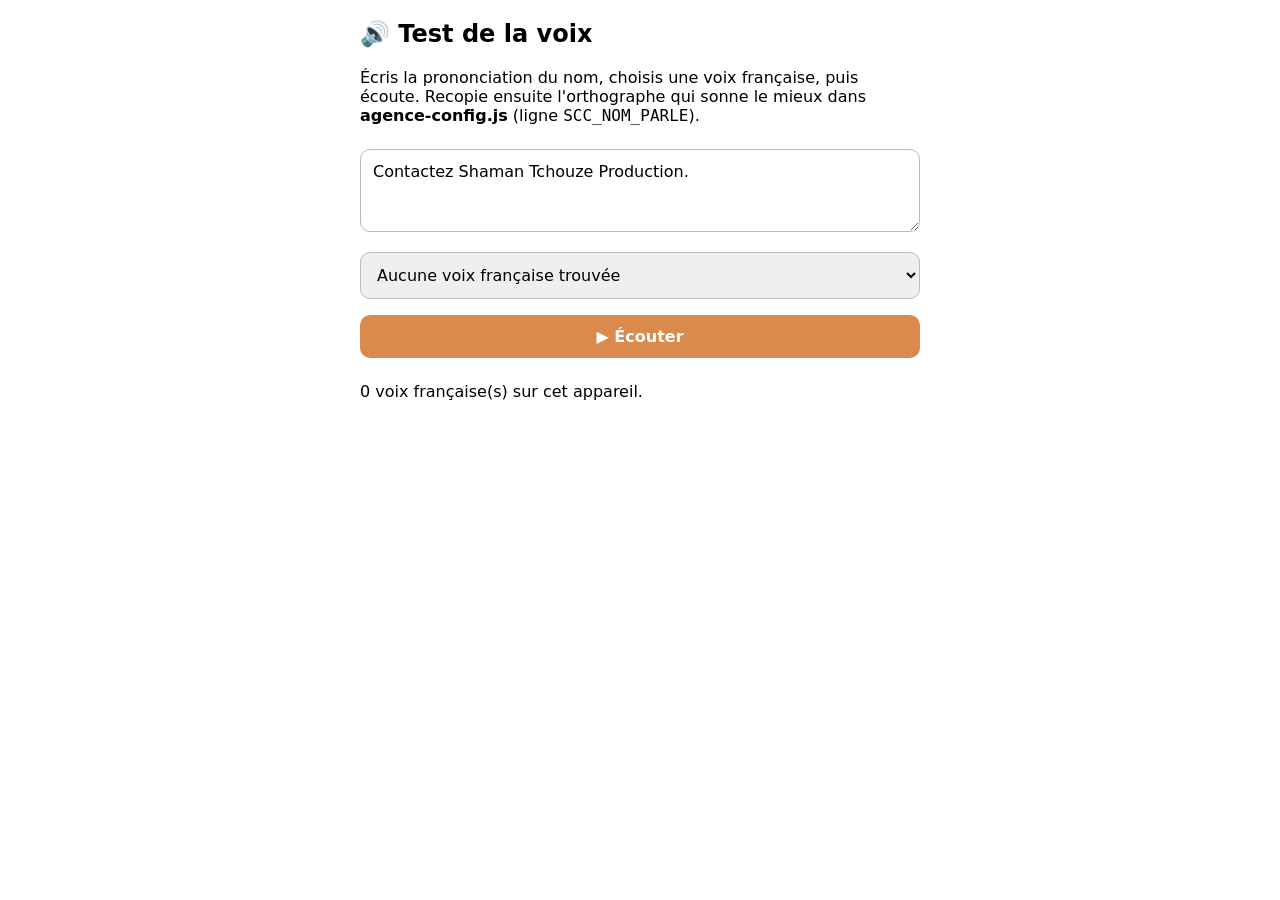
<file: test-voix.html>
<!doctype html><html lang="fr"><head><meta charset="utf-8"><meta name="viewport" content="width=device-width,initial-scale=1"><title>Test de la voix</title>
<style>body{font:16px system-ui,sans-serif;max-width:560px;margin:20px auto;padding:0 14px}textarea,select,button{width:100%;box-sizing:border-box;padding:12px;margin:8px 0;font:inherit;border-radius:10px;border:1px solid #bbb}button{background:#d98a4c;color:#fff;border:0;font-weight:700}</style></head><body>
<h2>🔊 Test de la voix</h2><p>Écris la prononciation du nom, choisis une voix française, puis écoute. Recopie ensuite l'orthographe qui sonne le mieux dans <b>agence-config.js</b> (ligne <code>SCC_NOM_PARLE</code>).</p>
<textarea id="t" rows="3">Contactez Shaman Tchouze Production.</textarea><select id="v"></select><button id="go">▶ Écouter</button><p id="n"></p>
<script>
const sel=document.getElementById('v');
function load(){const vs=speechSynthesis.getVoices().filter(x=>/^fr/i.test(x.lang));sel.innerHTML=vs.map((x,i)=>`<option value="${i}">${x.name} (${x.lang})</option>`).join('')||'<option>Aucune voix française trouvée</option>';sel._vs=vs;document.getElementById('n').textContent=vs.length+' voix française(s) sur cet appareil.';}
load();speechSynthesis.onvoiceschanged=load;
document.getElementById('go').onclick=()=>{speechSynthesis.cancel();const u=new SpeechSynthesisUtterance(document.getElementById('t').value);u.lang='fr-FR';const v=(sel._vs||[])[sel.value];if(v)u.voice=v;speechSynthesis.speak(u);};
</script></body></html>
</file>
